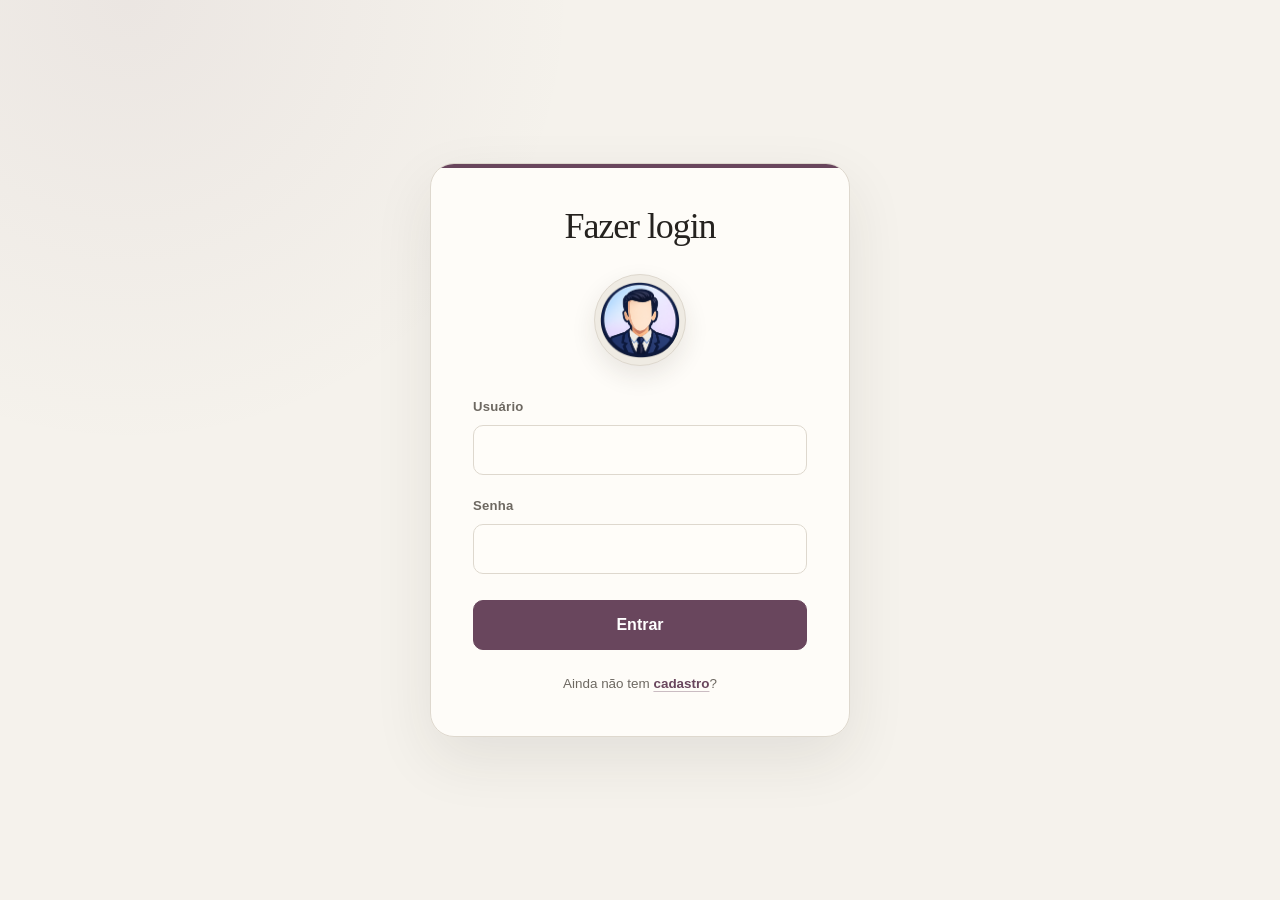
<file: index.html>
<!DOCTYPE html>
<html lang="pt-BR">
<head>
  <meta charset="UTF-8">
  <meta http-equiv="refresh" content="0; url=login.html">
  <title>My Gallery</title>
</head>
<body>
  <p>Redirecionando para <a href="login.html">login.html</a>...</p>
</body>
</html>
</file>
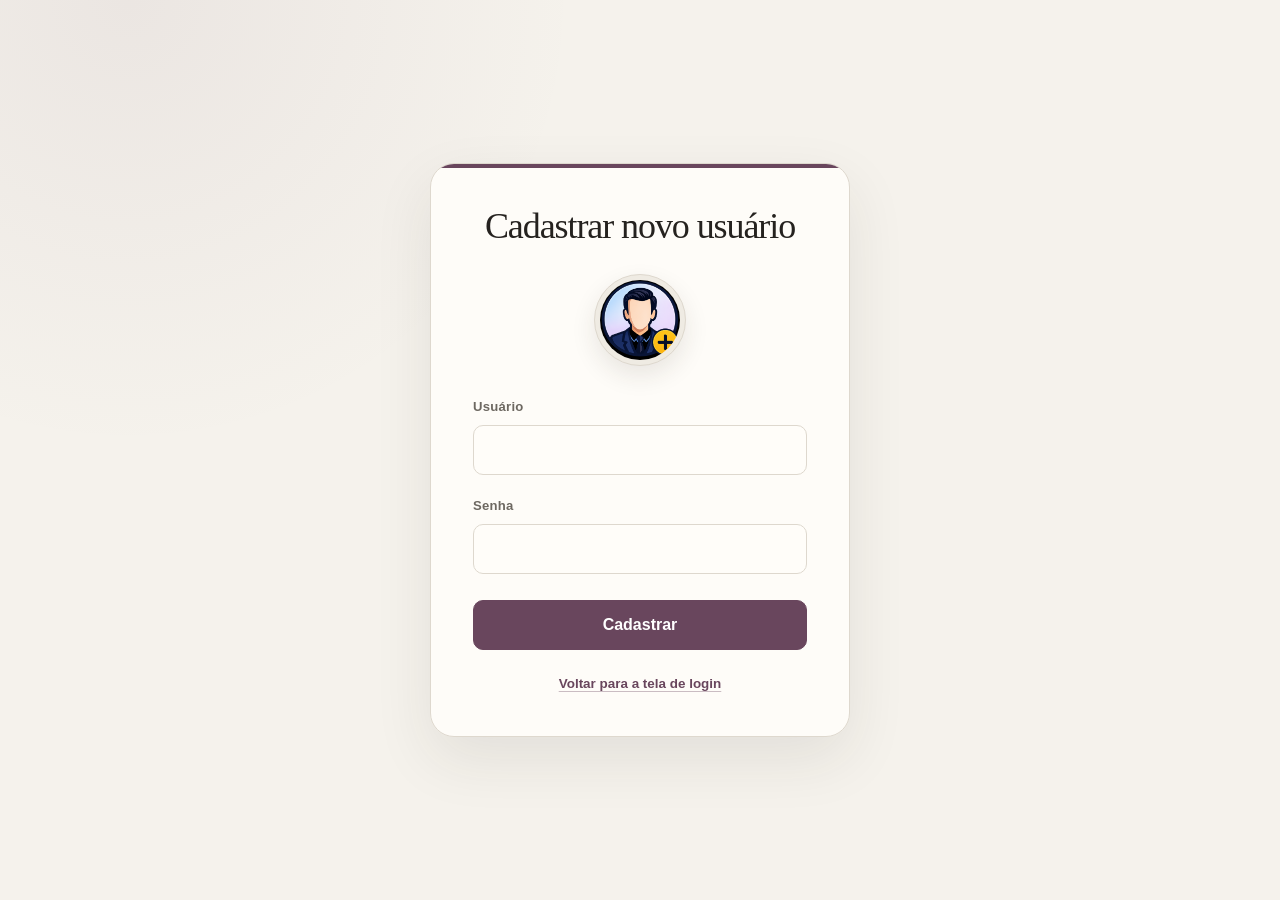
<file: cadastrar.html>
<!DOCTYPE html>
<html lang="pt-BR">
<head>
  <meta charset="UTF-8">
  <meta name="viewport" content="width=device-width, initial-scale=1.0">
  <title>Cadastrar usuário</title>
  <link rel="stylesheet" href="css/style.css">
  <script src="js/cadastrar.js" defer></script>
</head>
<body>
  <section class="auth-section">
    <h2 class="auth-title">Cadastrar novo usuário</h2>

    <form id="formCadastro" class="auth-container">
      <div class="imgcontainer">
        <img src="assets/imagem/avatarNovoUser.png" alt="Avatar de novo usuário" class="avatar">
      </div>

      <label for="username">Usuário</label>
      <input type="text" id="username" name="username" required>

      <label for="password">Senha</label>
      <input type="password" id="password" name="password" required>

      <input type="submit" value="Cadastrar">

      <p class="auth-footer">
        <a href="login.html">Voltar para a tela de login</a>
      </p>
    </form>
  </section>
</body>
</html>
</file>
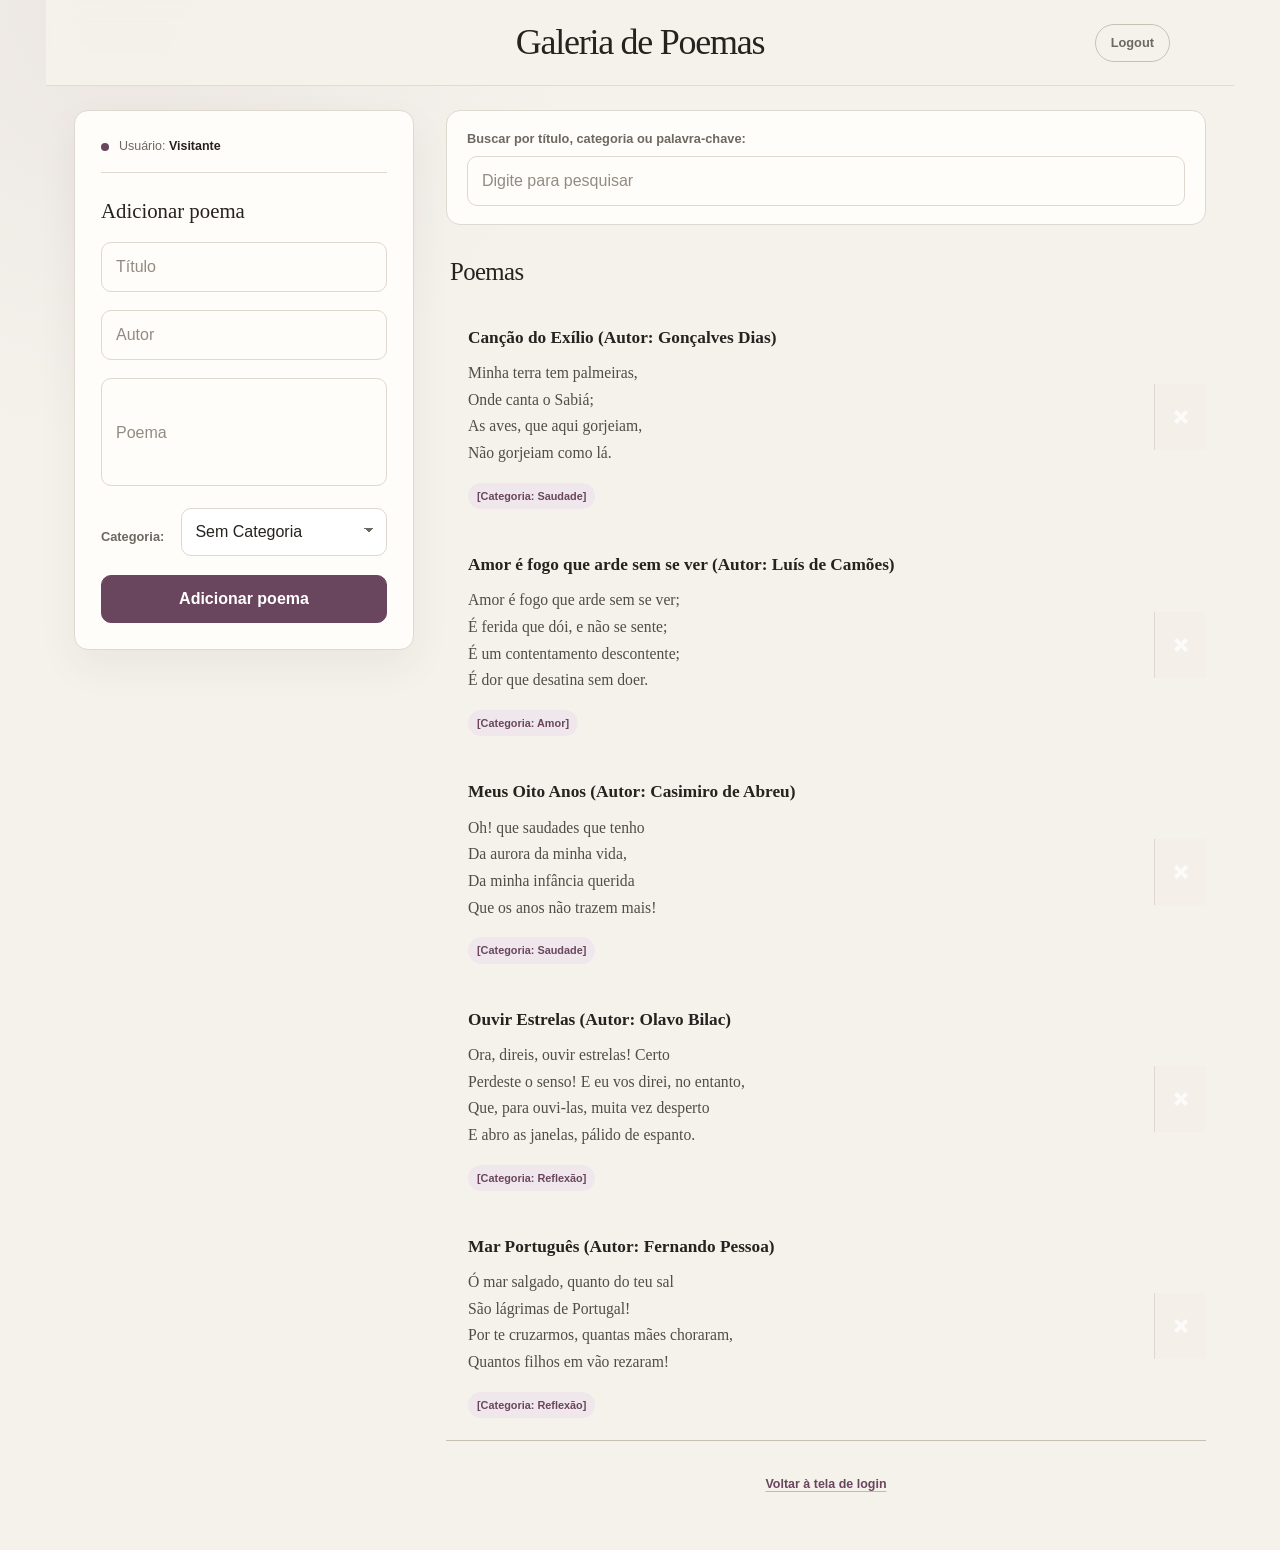
<file: galeria.html>
<!DOCTYPE html>
<html lang="pt-BR">
<head>
  <meta charset="UTF-8">
  <meta name="viewport" content="width=device-width, initial-scale=1.0">
  <title>Galeria de poemas</title>
  <link rel="stylesheet" href="css/style.css?v=20260807-rollback">
  <link rel="stylesheet" href="css/galeria.css?v=20260807-rollback">
  <script src="js/galeria.js" defer></script>
</head>
<body>
  <header class="containerTitulo">
    <span id="logout">Logout</span>
    <h1>Galeria de Poemas</h1>
  </header>

  <br>

  <section class="containerCadastro" id="meuContainer">
    <div class="div-1">
      <p>Usuário: <strong id="myUsername"></strong></p>
    </div>

    <p>Adicionar poema</p>
    <input type="text" id="titulo" name="titulo" placeholder="Título">
    <input type="text" id="autor" name="autor" placeholder="Autor">
    <input type="text" id="poema" name="poema" style="height: 100px" placeholder="Poema">

    <div class="containerSelection">
      <label for="select">Categoria:&nbsp;&nbsp;</label>
      <select id="select" name="select">
        <option value="Sem Categoria">Sem Categoria</option>
        <option value="Amor">Amor</option>
        <option value="Tristeza">Tristeza</option>
        <option value="Felicidade">Felicidade</option>
        <option value="Medo">Medo</option>
        <option value="Etc">Etc</option>
      </select>
    </div>

    <button type="button" id="adicionarPoema">Adicionar poema</button>
  </section>

  <br>

  <section class="containerBusca">
    <label for="inputPesquisa">Buscar por título, categoria ou palavra-chave:</label>
    <input type="text" id="inputPesquisa" placeholder="Digite para pesquisar">
  </section>

  <div class="containerGaleria">
    <table id="tbl">
      <thead>
        <tr>
          <th><h2>Poemas</h2></th>
          <th></th>
        </tr>
      </thead>
      <tbody>
      </tbody>
    </table>

    <p class="gallery-footer">
      <a href="login.html">Voltar à tela de login</a>
    </p>
  </div>
</body>
</html>
</file>
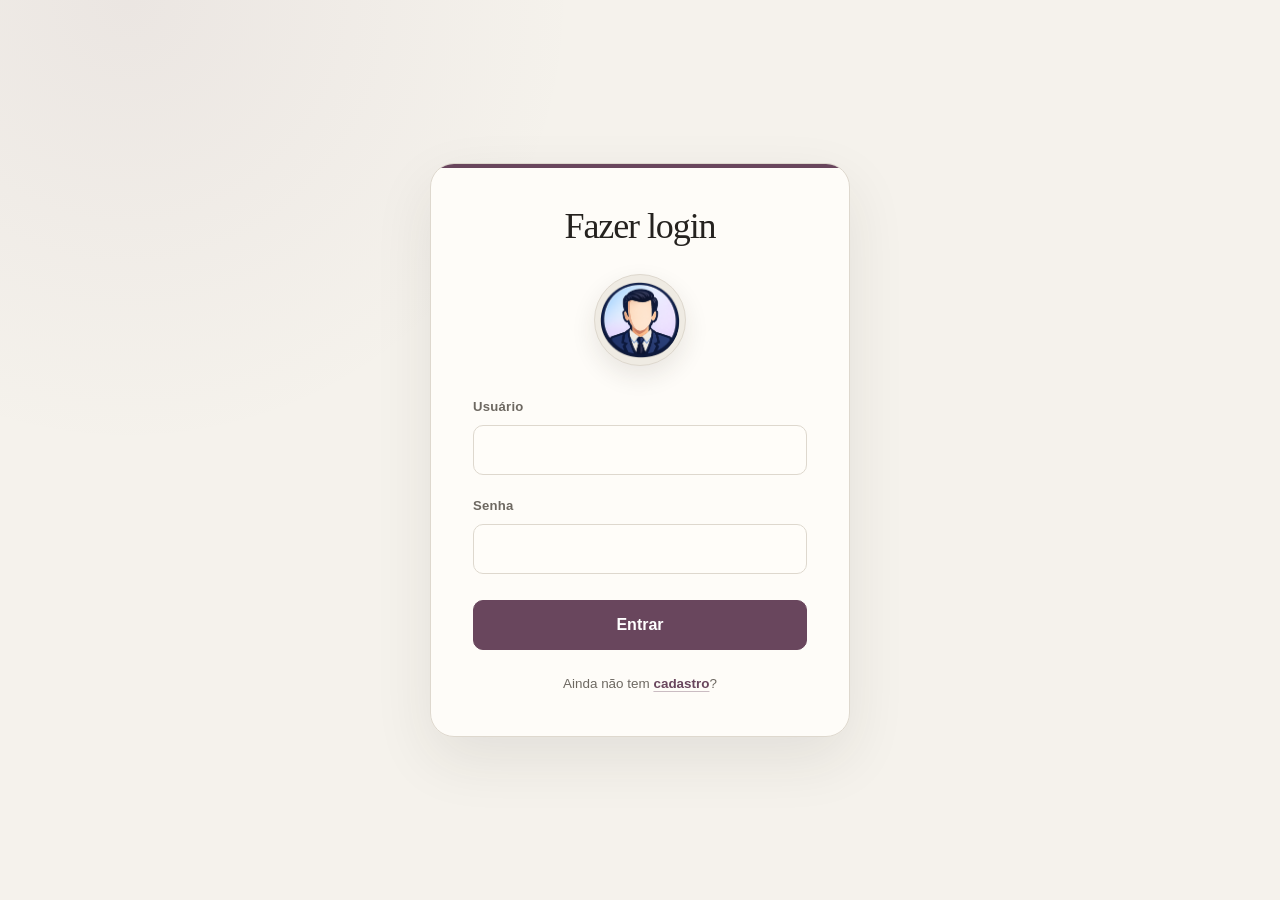
<file: login.html>
<!DOCTYPE html>
<html lang="pt-BR">
<head>
  <meta charset="UTF-8">
  <meta name="viewport" content="width=device-width, initial-scale=1.0">
  <title>Fazer login</title>
  <link rel="stylesheet" href="css/style.css">
  <script src="js/login.js" defer></script>
</head>
<body>
  <section class="auth-section">
    <h2 class="auth-title">Fazer login</h2>

    <form id="formLogin" class="auth-container">
      <div class="imgcontainer">
        <img src="assets/imagem/avatar.png" alt="Avatar" class="avatar">
      </div>

      <label for="username">Usuário</label>
      <input type="text" id="username" name="username" required>

      <label for="password">Senha</label>
      <input type="password" id="password" name="password" required>

      <input type="submit" value="Entrar">

      <p class="auth-footer">
        Ainda não tem <a href="cadastrar.html">cadastro</a>?
      </p>
    </form>
  </section>
</body>
</html>
</file>
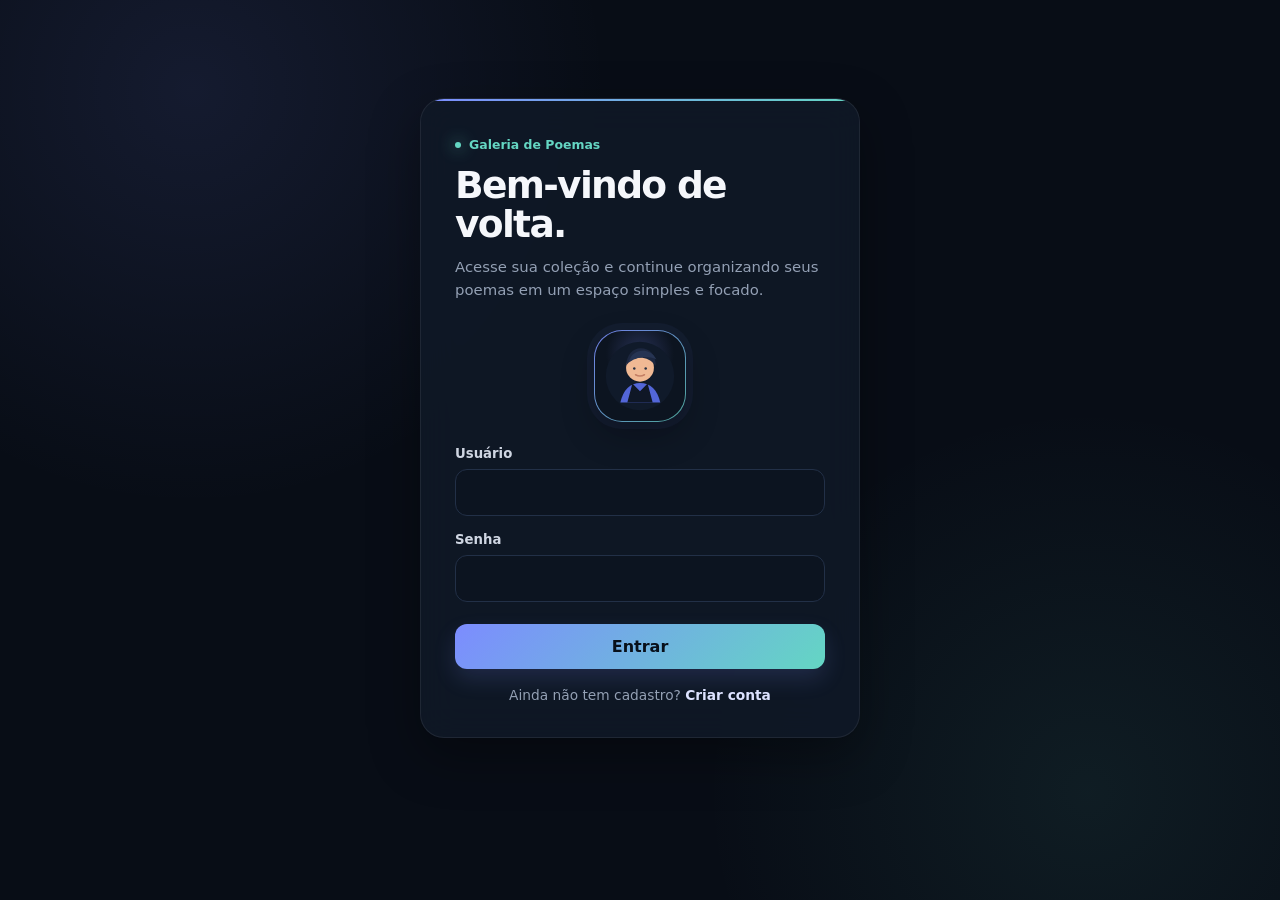
<file: assets/interface-v3.html>
<!DOCTYPE html>
<html lang="pt-BR">
<head>
  <meta charset="UTF-8" />
  <meta name="viewport" content="width=device-width, initial-scale=1.0" />
  <title>Galeria de Poemas — Redesign</title>
  <style>
    :root{
      --bg:#080d16;
      --surface:#101826;
      --surface-2:#0c1420;
      --surface-3:#151f30;
      --border:#223047;
      --border-soft:rgba(255,255,255,.07);
      --text:#f5f7fb;
      --muted:#93a0b4;
      --accent:#7c8cff;
      --accent-2:#64d6c3;
      --danger:#f1747b;
      --shadow:0 18px 50px rgba(0,0,0,.34);
      --radius:18px;
      --radius-sm:12px;
    }

    *{box-sizing:border-box}
    html{color-scheme:dark}
    body{
      margin:0;
      min-height:100vh;
      font-family:Inter,ui-sans-serif,system-ui,-apple-system,BlinkMacSystemFont,"Segoe UI",sans-serif;
      background:
        radial-gradient(circle at 15% 10%, rgba(124,140,255,.11), transparent 26rem),
        radial-gradient(circle at 85% 88%, rgba(100,214,195,.08), transparent 24rem),
        var(--bg);
      color:var(--text);
    }

    button,input,textarea,select{font:inherit}
    button{cursor:pointer}
    a{color:inherit}

    .hidden{display:none!important}

    .shell{
      width:min(1180px, calc(100% - 40px));
      margin:0 auto;
      padding:32px 0 48px;
    }

    .topbar{
      display:flex;
      align-items:center;
      justify-content:space-between;
      gap:20px;
      margin-bottom:30px;
    }

    .brand{
      display:flex;
      align-items:center;
      gap:12px;
    }

    .brand-mark{
      width:38px;height:38px;border-radius:12px;
      display:grid;place-items:center;
      background:linear-gradient(135deg,var(--accent),var(--accent-2));
      color:#071019;
      font-weight:900;
      letter-spacing:-.04em;
      box-shadow:0 8px 24px rgba(124,140,255,.25);
    }

    .brand h1{
      margin:0;
      font-size:1rem;
      letter-spacing:.01em;
    }

    .brand p{
      margin:2px 0 0;
      color:var(--muted);
      font-size:.78rem;
    }

    .ghost-btn,.icon-btn{
      border:1px solid var(--border);
      background:rgba(16,24,38,.76);
      color:var(--text);
      transition:.18s ease;
    }

    .ghost-btn{
      padding:9px 14px;
      border-radius:10px;
    }

    .ghost-btn:hover,.icon-btn:hover{
      border-color:#3b4a66;
      background:var(--surface-3);
    }

    .auth-wrap{
      min-height:calc(100vh - 64px);
      display:grid;
      place-items:center;
      padding:32px 20px;
    }

    .auth-card{
      width:min(440px,100%);
      background:rgba(16,24,38,.92);
      border:1px solid var(--border-soft);
      border-radius:24px;
      box-shadow:var(--shadow);
      padding:34px;
      backdrop-filter:blur(18px);
      position:relative;
      overflow:hidden;
    }

    .auth-card::before{
      content:"";
      position:absolute;
      left:0;right:0;top:0;
      height:2px;
      background:linear-gradient(90deg,var(--accent),var(--accent-2));
    }


    .auth-avatar{
      width:92px;
      height:92px;
      margin:0 auto 24px;
      border-radius:28px;
      padding:1px;
      background:linear-gradient(135deg,rgba(124,140,255,.9),rgba(100,214,195,.75));
      box-shadow:0 14px 34px rgba(0,0,0,.24), 0 0 0 7px rgba(124,140,255,.05);
    }

    .auth-avatar-inner{
      width:100%;
      height:100%;
      border-radius:27px;
      display:grid;
      place-items:center;
      overflow:hidden;
      background:
        radial-gradient(circle at 50% 25%, rgba(124,140,255,.24), transparent 42%),
        #0c1420;
      position:relative;
    }

    .auth-avatar svg{
      width:76px;
      height:76px;
      display:block;
    }

    .auth-avatar-badge{
      position:absolute;
      right:7px;
      bottom:7px;
      width:24px;
      height:24px;
      border-radius:8px;
      display:grid;
      place-items:center;
      background:var(--accent-2);
      color:#071019;
      border:3px solid #0c1420;
      font-size:.9rem;
      font-weight:900;
      line-height:1;
    }

    .auth-head{
      margin-bottom:28px;
    }

    .auth-kicker{
      display:inline-flex;
      align-items:center;
      gap:8px;
      color:var(--accent-2);
      font-size:.78rem;
      font-weight:700;
      margin-bottom:14px;
    }

    .auth-kicker::before{
      content:"";
      width:6px;height:6px;border-radius:999px;
      background:currentColor;
      box-shadow:0 0 16px currentColor;
    }

    .auth-head h2{
      margin:0;
      font-size:clamp(1.8rem,5vw,2.35rem);
      letter-spacing:-.045em;
      line-height:1.04;
    }

    .auth-head p{
      margin:12px 0 0;
      color:var(--muted);
      line-height:1.55;
      font-size:.93rem;
    }

    .field{margin-bottom:16px}
    .field label{
      display:block;
      margin:0 0 8px;
      color:#cfd6e2;
      font-size:.83rem;
      font-weight:700;
    }

    .control{
      width:100%;
      border:1px solid var(--border);
      background:var(--surface-2);
      color:var(--text);
      border-radius:12px;
      outline:none;
      padding:13px 14px;
      transition:.18s ease;
    }

    textarea.control{
      resize:vertical;
      min-height:120px;
      line-height:1.55;
    }

    .control:focus{
      border-color:rgba(124,140,255,.8);
      box-shadow:0 0 0 3px rgba(124,140,255,.12);
    }

    .primary-btn{
      width:100%;
      margin-top:6px;
      border:0;
      border-radius:12px;
      padding:13px 16px;
      font-weight:800;
      color:#08101a;
      background:linear-gradient(135deg,var(--accent),var(--accent-2));
      box-shadow:0 10px 22px rgba(124,140,255,.16);
      transition:.18s ease;
    }

    .primary-btn:hover{transform:translateY(-1px);filter:brightness(1.04)}

    .auth-switch{
      margin:18px 0 0;
      text-align:center;
      color:var(--muted);
      font-size:.86rem;
    }

    .link-btn{
      border:0;background:transparent;color:#dce2ff;
      padding:0;font-weight:750;
    }

    .app-grid{
      display:grid;
      grid-template-columns:330px 1fr;
      gap:24px;
      align-items:start;
    }

    .panel{
      background:rgba(16,24,38,.82);
      border:1px solid var(--border-soft);
      border-radius:var(--radius);
      box-shadow:0 10px 36px rgba(0,0,0,.18);
    }

    .composer{
      padding:20px;
      position:sticky;
      top:20px;
    }

    .user-chip{
      display:flex;
      align-items:center;
      gap:10px;
      padding:10px 12px;
      border:1px solid var(--border);
      border-radius:11px;
      background:var(--surface-2);
      margin-bottom:22px;
      color:#dfe5ef;
      font-size:.83rem;
    }

    .user-dot{
      width:7px;height:7px;border-radius:999px;
      background:var(--accent-2);
      box-shadow:0 0 14px rgba(100,214,195,.65);
    }

    .section-title{
      margin:0 0 16px;
      font-size:.95rem;
      letter-spacing:-.01em;
    }

    .composer .field{margin-bottom:12px}
    .composer .control{padding:11px 12px;font-size:.88rem}

    .content{
      display:grid;
      gap:16px;
    }

    .toolbar{
      padding:18px;
      display:grid;
      grid-template-columns:1fr 170px;
      gap:12px;
    }

    .search{
      position:relative;
    }
    .search .control{padding-left:40px}
    .search-icon{
      position:absolute;
      left:14px;top:50%;transform:translateY(-50%);
      color:#6f7c91;
      pointer-events:none;
    }

    .poem-panel{
      padding:20px;
      min-height:460px;
    }

    .poem-head{
      display:flex;
      justify-content:space-between;
      align-items:end;
      gap:16px;
      margin-bottom:10px;
    }

    .poem-head h2{
      margin:0;
      font-size:1rem;
    }

    .poem-count{
      color:var(--muted);
      font-size:.8rem;
    }

    .poem-list{
      display:grid;
      gap:2px;
    }

    .poem{
      display:grid;
      grid-template-columns:1fr auto;
      gap:16px;
      padding:18px 4px;
      border-bottom:1px solid var(--border-soft);
    }

    .poem:last-child{border-bottom:0}

    .poem-title{
      margin:0 0 3px;
      font-size:.98rem;
      letter-spacing:-.015em;
    }

    .poem-author{
      color:var(--muted);
      font-size:.78rem;
      margin-bottom:10px;
    }

    .poem-text{
      white-space:pre-line;
      color:#c6cfdb;
      line-height:1.55;
      font-size:.86rem;
      margin:0 0 12px;
    }

    .tag{
      display:inline-flex;
      align-items:center;
      border:1px solid rgba(124,140,255,.24);
      background:rgba(124,140,255,.08);
      color:#cbd1ff;
      border-radius:999px;
      padding:5px 9px;
      font-size:.72rem;
      font-weight:750;
    }

    .icon-btn{
      width:34px;height:34px;
      display:grid;place-items:center;
      border-radius:10px;
      align-self:start;
      color:#aeb8c8;
    }

    .icon-btn.danger:hover{
      color:#ffd9dc;
      border-color:rgba(241,116,123,.45);
      background:rgba(241,116,123,.08);
    }

    .empty{
      padding:48px 20px;
      text-align:center;
      color:var(--muted);
      font-size:.9rem;
    }

    .message{
      margin:0 0 14px;
      padding:10px 12px;
      border-radius:10px;
      font-size:.82rem;
      border:1px solid rgba(241,116,123,.3);
      background:rgba(241,116,123,.07);
      color:#ffd0d3;
    }

    .footer-note{
      text-align:center;
      color:#657286;
      font-size:.75rem;
      padding-top:8px;
    }

    @media (max-width: 860px){
      .shell{width:min(100% - 24px, 720px);padding-top:20px}
      .app-grid{grid-template-columns:1fr}
      .composer{position:static}
    }

    @media (max-width: 560px){
      .auth-wrap{padding:16px}
      .auth-card{padding:26px 20px}
      .toolbar{grid-template-columns:1fr}
      .topbar{align-items:flex-start}
      .brand p{display:none}
      .poem-panel{padding:16px}
    }
  </style>
</head>
<body>
  <section id="loginView" class="auth-wrap">
    <div class="auth-card">
      <div class="auth-head">
        <div class="auth-kicker">Galeria de Poemas</div>
        <h2>Bem-vindo de volta.</h2>
        <p>Acesse sua coleção e continue organizando seus poemas em um espaço simples e focado.</p>
      </div>

      <div class="auth-avatar" aria-hidden="true">
        <div class="auth-avatar-inner">
          <svg viewBox="0 0 120 120" role="img" aria-label="Avatar ilustrativo">
            <circle cx="60" cy="60" r="54" fill="#101a2a"/>
            <circle cx="60" cy="47" r="22" fill="#f0b994"/>
            <path d="M38 44c1-18 11-28 23-28 14 0 24 10 24 28-7-9-15-13-25-13-9 0-16 4-22 13Z" fill="#1c2740"/>
            <path d="M42 39c3-13 12-19 22-19 9 0 17 4 22 14-11-5-22-5-33-1-4 1-7 3-11 6Z" fill="#263453"/>
            <path d="M29 102c4-20 16-31 31-31 16 0 28 11 32 31H29Z" fill="#5366d8"/>
            <path d="M48 72l12 12 12-12 8 30H40l8-30Z" fill="#0f1726"/>
            <circle cx="51" cy="48" r="2" fill="#293143"/>
            <circle cx="69" cy="48" r="2" fill="#293143"/>
            <path d="M53 58c5 3 9 3 14 0" stroke="#c47f64" stroke-width="2.4" stroke-linecap="round" fill="none"/>
          </svg>
        </div>
      </div>
      <div id="loginMessage" class="message hidden"></div>
      <form id="loginForm">
        <div class="field">
          <label for="loginUser">Usuário</label>
          <input id="loginUser" class="control" autocomplete="username" required />
        </div>
        <div class="field">
          <label for="loginPass">Senha</label>
          <input id="loginPass" type="password" class="control" autocomplete="current-password" required />
        </div>
        <button class="primary-btn" type="submit">Entrar</button>
      </form>
      <p class="auth-switch">Ainda não tem cadastro? <button id="goRegister" class="link-btn">Criar conta</button></p>
    </div>
  </section>

  <section id="registerView" class="auth-wrap hidden">
    <div class="auth-card">
      <div class="auth-head">
        <div class="auth-kicker">Nova conta</div>
        <h2>Crie seu acesso.</h2>
        <p>Cadastre um usuário e uma senha para começar a montar sua galeria.</p>
      </div>

      <div class="auth-avatar" aria-hidden="true">
        <div class="auth-avatar-inner">
          <svg viewBox="0 0 120 120" role="img" aria-label="Avatar ilustrativo de novo usuário">
            <circle cx="60" cy="60" r="54" fill="#101a2a"/>
            <circle cx="60" cy="47" r="22" fill="#f0b994"/>
            <path d="M38 44c1-18 11-28 23-28 14 0 24 10 24 28-7-9-15-13-25-13-9 0-16 4-22 13Z" fill="#1c2740"/>
            <path d="M42 39c3-13 12-19 22-19 9 0 17 4 22 14-11-5-22-5-33-1-4 1-7 3-11 6Z" fill="#263453"/>
            <path d="M29 102c4-20 16-31 31-31 16 0 28 11 32 31H29Z" fill="#5366d8"/>
            <path d="M48 72l12 12 12-12 8 30H40l8-30Z" fill="#0f1726"/>
            <circle cx="51" cy="48" r="2" fill="#293143"/>
            <circle cx="69" cy="48" r="2" fill="#293143"/>
            <path d="M53 58c5 3 9 3 14 0" stroke="#c47f64" stroke-width="2.4" stroke-linecap="round" fill="none"/>
          </svg>
          <span class="auth-avatar-badge">+</span>
        </div>
      </div>
      <div id="registerMessage" class="message hidden"></div>
      <form id="registerForm">
        <div class="field">
          <label for="registerUser">Usuário</label>
          <input id="registerUser" class="control" autocomplete="username" required />
        </div>
        <div class="field">
          <label for="registerPass">Senha</label>
          <input id="registerPass" type="password" class="control" autocomplete="new-password" minlength="3" required />
        </div>
        <button class="primary-btn" type="submit">Cadastrar</button>
      </form>
      <p class="auth-switch">Já possui conta? <button id="goLogin" class="link-btn">Voltar ao login</button></p>
    </div>
  </section>

  <section id="galleryView" class="hidden">
    <div class="shell">
      <header class="topbar">
        <div class="brand">
          <div class="brand-mark">GP</div>
          <div>
            <h1>Galeria de Poemas</h1>
            <p>Seu acervo pessoal de poesia</p>
          </div>
        </div>
        <button id="logoutBtn" class="ghost-btn">Sair</button>
      </header>

      <main class="app-grid">
        <aside class="panel composer">
          <div class="user-chip">
            <span class="user-dot"></span>
            <span>Conectado como <strong id="currentUser"></strong></span>
          </div>

          <h2 class="section-title">Adicionar poema</h2>
          <form id="poemForm">
            <div class="field">
              <label for="title">Título</label>
              <input id="title" class="control" required />
            </div>
            <div class="field">
              <label for="author">Autor</label>
              <input id="author" class="control" required />
            </div>
            <div class="field">
              <label for="poemText">Poema</label>
              <textarea id="poemText" class="control" required></textarea>
            </div>
            <div class="field">
              <label for="category">Categoria</label>
              <select id="category" class="control">
                <option>Sem Categoria</option>
                <option>Amor</option>
                <option>Saudade</option>
                <option>Reflexão</option>
                <option>Natureza</option>
                <option>Outros</option>
              </select>
            </div>
            <button class="primary-btn" type="submit">Adicionar poema</button>
          </form>
        </aside>

        <section class="content">
          <div class="panel toolbar">
            <div class="search">
              <span class="search-icon">⌕</span>
              <input id="searchInput" class="control" placeholder="Buscar por título, autor ou palavra-chave" />
            </div>
            <select id="filterCategory" class="control" aria-label="Filtrar categoria">
              <option value="">Todas as categorias</option>
              <option>Sem Categoria</option>
              <option>Amor</option>
              <option>Saudade</option>
              <option>Reflexão</option>
              <option>Natureza</option>
              <option>Outros</option>
            </select>
          </div>

          <div class="panel poem-panel">
            <div class="poem-head">
              <h2>Poemas</h2>
              <div id="poemCount" class="poem-count"></div>
            </div>
            <div id="poemList" class="poem-list"></div>
          </div>

          <div class="footer-note">Interface demonstrativa — dados salvos localmente neste navegador.</div>
        </section>
      </main>
    </div>
  </section>

<script>
  const USERS_KEY = "gp_users_v2";
  const POEMS_KEY = "gp_poems_v2";
  const SESSION_KEY = "gp_session_v2";

  const defaultPoems = [
    {id: crypto.randomUUID(), title:"Canção do Exílio", author:"Gonçalves Dias", text:"Minha terra tem palmeiras,\\nOnde canta o Sabiá;\\nAs aves, que aqui gorjeiam,\\nNão gorjeiam como lá.", category:"Saudade"},
    {id: crypto.randomUUID(), title:"Amor é fogo que arde sem se ver", author:"Luís de Camões", text:"Amor é fogo que arde sem se ver;\\nÉ ferida que dói, e não se sente;\\nÉ um contentamento descontente;", category:"Amor"},
    {id: crypto.randomUUID(), title:"Meus Oito Anos", author:"Casimiro de Abreu", text:"Oh! que saudades que tenho\\nDa aurora da minha vida,\\nDa minha infância querida", category:"Saudade"},
    {id: crypto.randomUUID(), title:"Ouvir Estrelas", author:"Olavo Bilac", text:"Ora, direis, ouvir estrelas! Certo\\nPerdeste o senso! E eu vos direi, no entanto,", category:"Reflexão"},
    {id: crypto.randomUUID(), title:"Mar Português", author:"Fernando Pessoa", text:"Ó mar salgado, quanto do teu sal\\nSão lágrimas de Portugal!", category:"Reflexão"}
  ];

  function initStorage(){
    if(!localStorage.getItem(USERS_KEY)){
      localStorage.setItem(USERS_KEY, JSON.stringify([{username:"user",password:"user"}]));
    }
    if(!localStorage.getItem(POEMS_KEY)){
      localStorage.setItem(POEMS_KEY, JSON.stringify(defaultPoems));
    }
  }

  const $ = (id)=>document.getElementById(id);
  const views = {login:$("loginView"), register:$("registerView"), gallery:$("galleryView")};

  function showView(name){
    Object.entries(views).forEach(([key,el])=>el.classList.toggle("hidden", key!==name));
    if(name==="gallery"){
      $("currentUser").textContent = localStorage.getItem(SESSION_KEY) || "";
      renderPoems();
    }
  }

  function showMessage(id, text){
    const el=$(id);
    el.textContent=text;
    el.classList.remove("hidden");
  }

  function clearMessage(id){ $(id).classList.add("hidden"); }

  $("goRegister").addEventListener("click",()=>showView("register"));
  $("goLogin").addEventListener("click",()=>showView("login"));

  $("loginForm").addEventListener("submit",(e)=>{
    e.preventDefault();
    clearMessage("loginMessage");
    const username=$("loginUser").value.trim();
    const password=$("loginPass").value;
    const users=JSON.parse(localStorage.getItem(USERS_KEY)||"[]");
    const ok=users.some(u=>u.username===username && u.password===password);
    if(!ok) return showMessage("loginMessage","Usuário ou senha inválidos.");
    localStorage.setItem(SESSION_KEY,username);
    e.target.reset();
    showView("gallery");
  });

  $("registerForm").addEventListener("submit",(e)=>{
    e.preventDefault();
    clearMessage("registerMessage");
    const username=$("registerUser").value.trim();
    const password=$("registerPass").value;
    const users=JSON.parse(localStorage.getItem(USERS_KEY)||"[]");
    if(users.some(u=>u.username.toLowerCase()===username.toLowerCase())){
      return showMessage("registerMessage","Esse usuário já está cadastrado.");
    }
    users.push({username,password});
    localStorage.setItem(USERS_KEY,JSON.stringify(users));
    localStorage.setItem(SESSION_KEY,username);
    e.target.reset();
    showView("gallery");
  });

  $("logoutBtn").addEventListener("click",()=>{
    localStorage.removeItem(SESSION_KEY);
    showView("login");
  });

  $("poemForm").addEventListener("submit",(e)=>{
    e.preventDefault();
    const poems=JSON.parse(localStorage.getItem(POEMS_KEY)||"[]");
    poems.unshift({
      id:crypto.randomUUID(),
      title:$("title").value.trim(),
      author:$("author").value.trim(),
      text:$("poemText").value.trim(),
      category:$("category").value
    });
    localStorage.setItem(POEMS_KEY,JSON.stringify(poems));
    e.target.reset();
    $("category").value="Sem Categoria";
    renderPoems();
  });

  $("searchInput").addEventListener("input",renderPoems);
  $("filterCategory").addEventListener("change",renderPoems);

  function deletePoem(id){
    const poems=JSON.parse(localStorage.getItem(POEMS_KEY)||"[]").filter(p=>p.id!==id);
    localStorage.setItem(POEMS_KEY,JSON.stringify(poems));
    renderPoems();
  }

  function escapeHtml(str=""){
    return str.replace(/[&<>"']/g, ch=>({"&":"&amp;","<":"&lt;",">":"&gt;","\"":"&quot;","'":"&#039;"}[ch]));
  }

  function renderPoems(){
    const q=$("searchInput").value.trim().toLowerCase();
    const category=$("filterCategory").value;
    const poems=JSON.parse(localStorage.getItem(POEMS_KEY)||"[]");

    const filtered=poems.filter(p=>{
      const haystack=`${p.title} ${p.author} ${p.text} ${p.category}`.toLowerCase();
      return (!q || haystack.includes(q)) && (!category || p.category===category);
    });

    $("poemCount").textContent=`${filtered.length} ${filtered.length===1?"poema":"poemas"}`;

    if(!filtered.length){
      $("poemList").innerHTML='<div class="empty">Nenhum poema encontrado.</div>';
      return;
    }

    $("poemList").innerHTML=filtered.map(p=>`
      <article class="poem">
        <div>
          <h3 class="poem-title">${escapeHtml(p.title)}</h3>
          <div class="poem-author">por ${escapeHtml(p.author)}</div>
          <p class="poem-text">${escapeHtml(p.text)}</p>
          <span class="tag">${escapeHtml(p.category)}</span>
        </div>
        <button class="icon-btn danger" aria-label="Excluir poema" title="Excluir" data-delete="${p.id}">×</button>
      </article>
    `).join("");

    document.querySelectorAll("[data-delete]").forEach(btn=>{
      btn.addEventListener("click",()=>deletePoem(btn.dataset.delete));
    });
  }

  initStorage();
  const session=localStorage.getItem(SESSION_KEY);
  showView(session ? "gallery" : "login");
</script>
</body>
</html>
</file>
<file: css/style.css>
/* Base visual: editorial, leve e acessível */
* {
  box-sizing: border-box;
}

:root {
  color-scheme: light;
  --background: #f5f2ec;
  --surface: #fffdf9;
  --surface-muted: #efebe3;
  --text: #25221f;
  --text-soft: #6d6861;
  --accent: #69465d;
  --accent-hover: #56384b;
  --accent-soft: #f0e7ed;
  --border: #ded8ce;
  --border-strong: #c9c0b4;
  --danger: #a34848;
  --focus: rgba(105, 70, 93, 0.2);
  --shadow: 0 22px 60px rgba(47, 39, 33, 0.09);
  --radius-large: 24px;
  --radius-medium: 14px;
  --radius-small: 10px;
}

html {
  min-width: 320px;
  background: var(--background);
}

body {
  min-height: 100vh;
  margin: 0;
  overflow-x: hidden;
  background:
    radial-gradient(
      circle at 10% 0%,
      rgba(105, 70, 93, 0.07),
      transparent 28rem
    ),
    var(--background);
  color: var(--text);
  font-family: Inter, "Segoe UI", Roboto, Helvetica, Arial, sans-serif;
  line-height: 1.5;
  -webkit-font-smoothing: antialiased;
}

button,
input,
select {
  font: inherit;
}

input[type="text"],
input[type="password"] {
  display: block;
  width: 100%;
  min-height: 48px;
  margin: 7px 0 18px;
  padding: 12px 14px;
  border: 1px solid var(--border);
  border-radius: var(--radius-small);
  outline: none;
  background: var(--surface);
  color: var(--text);
  transition:
    border-color 160ms ease,
    box-shadow 160ms ease,
    background-color 160ms ease;
}

input[type="text"]:hover,
input[type="password"]:hover {
  border-color: var(--border-strong);
}

input[type="text"]:focus,
input[type="password"]:focus {
  border-color: var(--accent);
  background: #ffffff;
  box-shadow: 0 0 0 4px var(--focus);
}

input::placeholder {
  color: #928b82;
}

input[type="submit"],
input[type="button"] {
  width: 100%;
  min-height: 48px;
  margin: 8px 0 0;
  padding: 12px 18px;
  border: 1px solid var(--accent);
  border-radius: var(--radius-small);
  background: var(--accent);
  color: #ffffff;
  font-weight: 700;
  cursor: pointer;
  transition:
    background-color 160ms ease,
    border-color 160ms ease,
    transform 160ms ease;
}

input[type="submit"]:hover,
input[type="button"]:hover {
  border-color: var(--accent-hover);
  background: var(--accent-hover);
  transform: translateY(-1px);
}

input[type="submit"]:active,
input[type="button"]:active {
  transform: translateY(0);
}

input[type="submit"]:focus-visible,
input[type="button"]:focus-visible,
a:focus-visible {
  outline: 3px solid rgba(105, 70, 93, 0.45);
  outline-offset: 3px;
}

a {
  color: var(--accent);
  font-weight: 650;
  text-decoration-color: rgba(105, 70, 93, 0.35);
  text-underline-offset: 3px;
}

a:hover {
  color: var(--accent-hover);
  text-decoration-color: currentColor;
}

/* Login e cadastro */
body:has(.auth-section) {
  display: grid;
  place-items: center;
  padding: 40px 18px;
}

.auth-section {
  position: relative;
  width: min(100%, 420px);
  padding: 42px;
  overflow: hidden;
  border: 1px solid var(--border);
  border-radius: var(--radius-large);
  background: rgba(255, 253, 249, 0.94);
  box-shadow: var(--shadow);
}

.auth-section::before {
  position: absolute;
  inset: 0 0 auto;
  height: 4px;
  content: "";
  background: var(--accent);
}

.auth-title,
.auth-footer,
.imgcontainer {
  text-align: center;
}

.auth-title {
  margin: 0 0 26px;
  font-family: Georgia, "Times New Roman", serif;
  font-size: clamp(1.8rem, 5vw, 2.25rem);
  font-weight: 500;
  line-height: 1.15;
  letter-spacing: -0.03em;
}

.imgcontainer {
  margin-bottom: 28px;
}

img.avatar {
  display: block;
  width: 92px;
  height: 92px;
  margin: 0 auto;
  padding: 5px;
  border: 1px solid var(--border);
  border-radius: 50%;
  background: var(--surface-muted);
  object-fit: cover;
  box-shadow: 0 10px 24px rgba(47, 39, 33, 0.1);
}

.auth-container {
  padding: 0;
}

.auth-container label {
  display: inline-block;
  margin-bottom: 1px;
  color: var(--text-soft);
  font-size: 0.82rem;
  font-weight: 700;
  letter-spacing: 0.02em;
}

.auth-footer {
  margin: 24px 0 0;
  color: var(--text-soft);
  font-size: 0.84rem;
}

@media (max-width: 520px) {
  body:has(.auth-section) {
    padding: 24px 14px;
  }

  .auth-section {
    padding: 34px 24px;
    border-radius: 18px;
  }

  img.avatar {
    width: 82px;
    height: 82px;
  }
}

@media (prefers-reduced-motion: reduce) {
  *,
  *::before,
  *::after {
    scroll-behavior: auto !important;
    transition-duration: 0.01ms !important;
    animation-duration: 0.01ms !important;
    animation-iteration-count: 1 !important;
  }
}
</file>
<file: css/galeria.css>
/* Estrutura da galeria */
body {
  display: grid;
  grid-template-columns: minmax(280px, 340px) minmax(0, 760px);
  grid-template-rows: auto auto 1fr;
  justify-content: center;
  align-content: start;
  gap: 24px 32px;
  padding: 0 28px 56px;
}

body > br {
  display: none;
}

.containerTitulo {
  position: sticky;
  top: 0;
  z-index: 20;
  grid-column: 1 / -1;
  width: calc(100% + 56px);
  margin-left: -28px;
  padding: 22px clamp(24px, 5vw, 64px);
  border-bottom: 1px solid rgba(222, 216, 206, 0.86);
  background: rgba(245, 242, 236, 0.9);
  text-align: center;
  backdrop-filter: blur(14px);
  -webkit-backdrop-filter: blur(14px);
}

.containerTitulo h1 {
  margin: 0;
  font-family: Georgia, "Times New Roman", serif;
  font-size: clamp(1.65rem, 3vw, 2.25rem);
  font-weight: 500;
  line-height: 1.15;
  letter-spacing: -0.035em;
}

#logout {
  position: absolute;
  top: 50%;
  right: clamp(24px, 5vw, 64px);
  display: inline-flex;
  align-items: center;
  justify-content: center;
  min-height: 38px;
  padding: 8px 15px;
  border: 1px solid var(--border-strong);
  border-radius: 999px;
  background: transparent;
  color: var(--text-soft);
  font-size: 0.8rem;
  font-weight: 700;
  cursor: pointer;
  transform: translateY(-50%);
  transition:
    color 160ms ease,
    border-color 160ms ease,
    background-color 160ms ease;
}

#logout:hover {
  border-color: var(--accent);
  background: var(--accent-soft);
  color: var(--accent);
}

#logout:focus-visible {
  outline: 3px solid rgba(105, 70, 93, 0.38);
  outline-offset: 3px;
}

.containerCadastro,
.containerBusca,
.containerGaleria {
  width: 100%;
  margin: 0;
}

.containerCadastro,
.containerBusca {
  border: 1px solid var(--border);
  border-radius: var(--radius-medium);
  background: var(--surface);
}

.containerCadastro {
  position: sticky;
  top: 108px;
  grid-column: 1;
  grid-row: 2 / span 2;
  align-self: start;
  padding: 26px;
  box-shadow: 0 16px 42px rgba(47, 39, 33, 0.06);
}

.containerCadastro > p:not(.gallery-footer) {
  margin: 2px 0 16px;
  font-family: Georgia, "Times New Roman", serif;
  font-size: 1.3rem;
  font-weight: 500;
}

.containerBusca {
  grid-column: 2;
  grid-row: 2;
  padding: 18px 20px;
}

.containerGaleria {
  grid-column: 2;
  grid-row: 3;
  min-width: 0;
}

/* Campos e ações */
button,
input,
select {
  width: 100%;
  min-height: 46px;
  margin: 7px 0 15px;
  padding: 11px 13px;
  border: 1px solid var(--border);
  border-radius: var(--radius-small);
  outline: none;
  background: #ffffff;
  color: var(--text);
  transition:
    border-color 160ms ease,
    box-shadow 160ms ease,
    background-color 160ms ease,
    transform 160ms ease;
}

input:hover,
select:hover {
  border-color: var(--border-strong);
}

input:focus,
select:focus {
  border-color: var(--accent);
  box-shadow: 0 0 0 4px var(--focus);
}

select {
  appearance: none;
  padding-right: 40px;
  background-image:
    linear-gradient(45deg, transparent 50%, var(--text-soft) 50%),
    linear-gradient(135deg, var(--text-soft) 50%, transparent 50%);
  background-position:
    calc(100% - 17px) calc(50% - 2px),
    calc(100% - 12px) calc(50% - 2px);
  background-size:
    5px 5px,
    5px 5px;
  background-repeat: no-repeat;
}

#poema {
  min-height: 108px;
  padding-top: 13px;
}

button {
  margin: 7px 0 0;
  border-color: var(--accent);
  background: var(--accent);
  color: #ffffff;
  font-weight: 700;
  cursor: pointer;
}

button:hover {
  border-color: var(--accent-hover);
  background: var(--accent-hover);
  transform: translateY(-1px);
}

button:active {
  transform: translateY(0);
}

.containerBusca label,
.containerSelection label {
  color: var(--text-soft);
  font-size: 0.8rem;
  font-weight: 700;
}

.containerBusca label {
  display: block;
  margin-bottom: 3px;
}

.containerBusca input {
  margin-bottom: 0;
}

.containerSelection {
  display: grid;
  grid-template-columns: auto minmax(0, 1fr);
  align-items: center;
  gap: 10px;
}

.containerSelection label {
  white-space: nowrap;
}

.containerSelection select {
  margin: 4px 0 12px;
}

.div-1 {
  display: flex;
  align-items: center;
  gap: 10px;
  margin: 0 0 22px;
  padding-bottom: 16px;
  border-bottom: 1px solid var(--border);
}

.div-1::before {
  flex: 0 0 auto;
  width: 8px;
  height: 8px;
  border-radius: 50%;
  content: "";
  background: var(--accent);
}

.div-1 p {
  margin: 0;
  color: var(--text-soft);
  font-size: 0.78rem;
}

.div-1 strong {
  color: var(--text);
}

/* Lista de poemas */
table,
thead,
tbody {
  display: block;
  width: 100%;
}

table {
  margin: 0;
  border: 0;
  border-collapse: separate;
  border-spacing: 0;
  background: transparent;
}

thead {
  margin-bottom: 10px;
  border-bottom: 1px solid var(--border-strong);
}

thead tr,
tbody tr {
  display: grid;
  grid-template-columns: minmax(0, 1fr) 52px;
}

thead tr {
  align-items: center;
}

th {
  padding: 4px 4px 14px;
  text-align: left;
}

th:last-child {
  padding: 0;
}

th h2 {
  margin: 0;
  font-family: Georgia, "Times New Roman", serif;
  font-size: 1.55rem;
  font-weight: 500;
  letter-spacing: -0.025em;
}

tbody {
  display: grid;
  gap: 12px;
}

tbody tr {
  align-items: stretch;
  overflow: hidden;
  border: 1px solid var(--border);
  border-radius: var(--radius-medium);
  background: var(--surface);
  box-shadow: 0 10px 26px rgba(47, 39, 33, 0.045);
  transition:
    border-color 160ms ease,
    box-shadow 160ms ease,
    transform 160ms ease;
}

tbody tr:hover {
  border-color: var(--border-strong);
  box-shadow: 0 14px 34px rgba(47, 39, 33, 0.075);
  transform: translateY(-2px);
}

td {
  min-width: 0;
  padding: 22px;
  background: transparent;
}

td:first-child p {
  margin: 0;
}

td:first-child p:first-child {
  margin-bottom: 11px;
  font-family: Georgia, "Times New Roman", serif;
  font-size: 1.08rem;
  font-weight: 600;
  line-height: 1.35;
}

td:first-child p:nth-child(2) {
  color: #514d48;
  font-family: Georgia, "Times New Roman", serif;
  font-size: 0.98rem;
  line-height: 1.7;
  white-space: pre-line;
}

td:first-child p:nth-child(3) {
  display: inline-flex;
  width: fit-content;
  margin-top: 16px;
  padding: 5px 9px;
  border-radius: 999px;
  background: var(--accent-soft);
  color: var(--accent);
  font-size: 0.68rem;
  font-weight: 750;
}

td:last-child {
  display: flex;
  align-items: flex-start;
  justify-content: center;
  padding: 16px 10px;
  border-left: 1px solid var(--border);
  background: rgba(239, 235, 227, 0.35);
}

.delete-button {
  display: grid;
  place-items: center;
  width: 34px;
  min-height: 34px;
  margin: 0;
  padding: 0;
  border: 1px solid transparent;
  border-radius: 50%;
  background: transparent;
  box-shadow: none;
}

.delete-button:hover {
  border-color: rgba(163, 72, 72, 0.2);
  background: rgba(163, 72, 72, 0.09);
  transform: none;
}

.delete-button img {
  display: block;
  width: 14px;
  height: 14px;
  margin: 0;
  object-fit: contain;
  opacity: 0.72;
}

.gallery-footer {
  margin: 24px 0 0;
  color: var(--text-soft);
  font-size: 0.78rem;
  text-align: center;
}

/* Responsividade */
@media (max-width: 940px) {
  body {
    grid-template-columns: minmax(0, 760px);
    grid-template-rows: auto auto auto auto;
    gap: 18px;
    padding-inline: 20px;
  }

  .containerTitulo {
    grid-column: 1;
    width: calc(100% + 40px);
    margin-left: -20px;
  }

  .containerCadastro,
  .containerBusca,
  .containerGaleria {
    grid-column: 1;
  }

  .containerCadastro {
    position: relative;
    top: auto;
    grid-row: 2;
  }

  .containerBusca {
    grid-row: 3;
  }

  .containerGaleria {
    grid-row: 4;
  }
}

@media (max-width: 620px) {
  body {
    gap: 14px;
    padding: 0 14px 36px;
  }

  .containerTitulo {
    position: relative;
    display: flex;
    align-items: center;
    justify-content: space-between;
    gap: 14px;
    width: calc(100% + 28px);
    margin-left: -14px;
    padding: 16px;
    text-align: left;
  }

  .containerTitulo h1 {
    font-size: 1.35rem;
  }

  #logout {
    position: static;
    flex: 0 0 auto;
    min-height: 36px;
    padding: 7px 12px;
    transform: none;
  }

  .containerCadastro,
  .containerBusca {
    padding: 20px;
  }

  .containerSelection {
    grid-template-columns: 1fr;
    gap: 0;
  }

  .containerSelection select {
    margin-top: 6px;
  }

  thead tr,
  tbody tr {
    grid-template-columns: minmax(0, 1fr) 46px;
  }

  td {
    padding: 18px;
  }

  td:last-child {
    padding-inline: 6px;
  }
}
</file>
